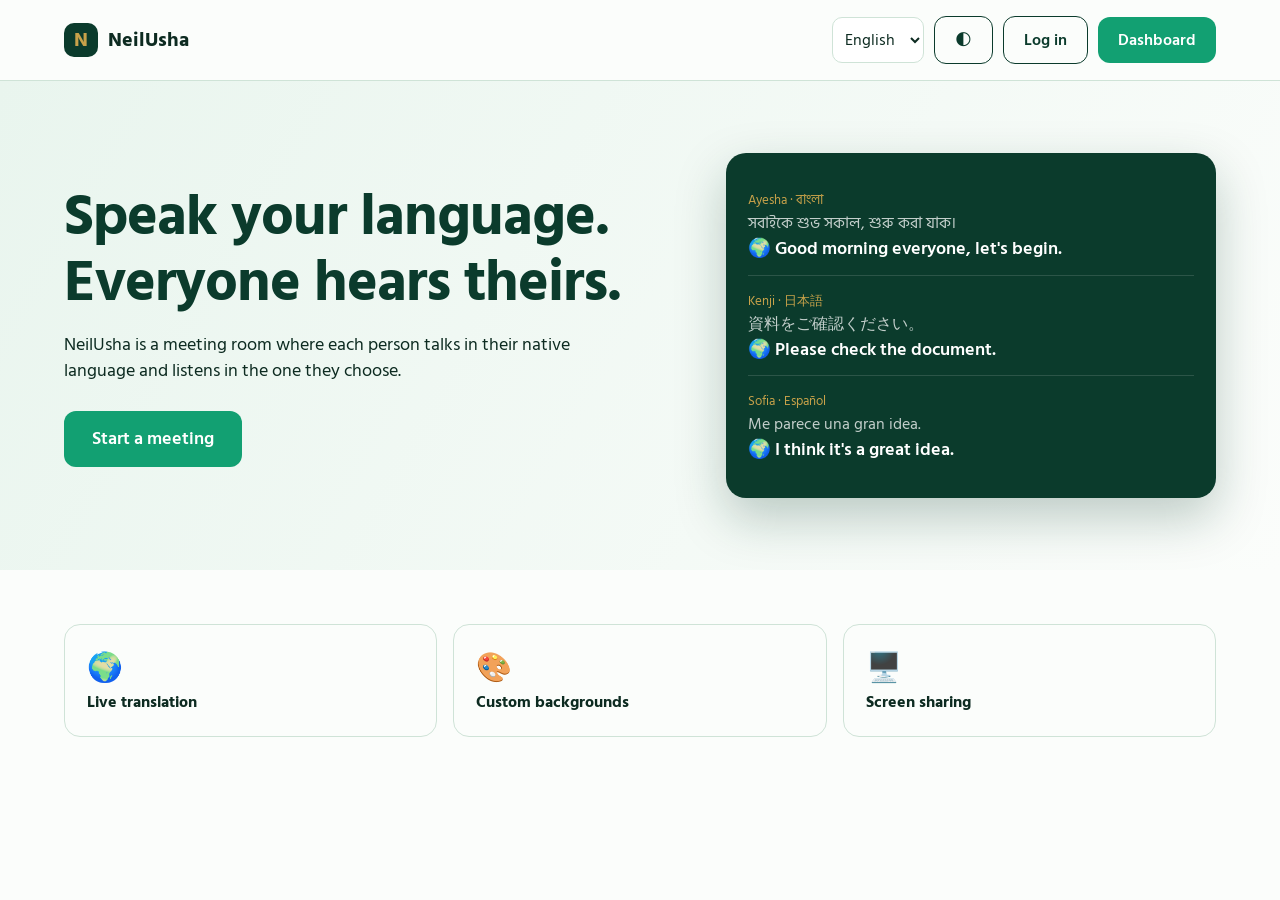
<file: index.html>
<!DOCTYPE html>
<html lang="bn">
<head>
<meta charset="UTF-8">
<meta name="viewport" content="width=device-width, initial-scale=1">
<title>NeilUsha</title>
<link href="https://fonts.googleapis.com/css2?family=Hind+Siliguri:wght@400;500;600;700&display=swap" rel="stylesheet">
<link rel="stylesheet" href="style.css">
</head>
<body data-page="landing">
<header class="nav">
  <a class="brand" href="index.html"><span class="logo">N</span>NeilUsha</a>
  <div class="navr">
    <select data-lang-select aria-label="Language"></select>
    <button class="btn line" id="themeBtn" title="Theme">🌓</button>
    <a class="btn line" href="login.html" data-i18n="login"></a>
    <a class="btn" href="dashboard.html" data-i18n="dash"></a>
  </div>
</header>

<section class="hero">
  <div>
    <h1 data-i18n="tagline"></h1>
    <p data-i18n="sub"></p>
    <a class="btn big" href="dashboard.html" data-i18n="start"></a>
  </div>
  <div class="demo" aria-hidden="true">
    <div class="row"><small>Ayesha · বাংলা</small><div class="o">সবাইকে শুভ সকাল, শুরু করা যাক।</div><div class="t">🌍 Good morning everyone, let's begin.</div></div>
    <div class="row"><small>Kenji · 日本語</small><div class="o">資料をご確認ください。</div><div class="t">🌍 Please check the document.</div></div>
    <div class="row"><small>Sofia · Español</small><div class="o">Me parece una gran idea.</div><div class="t">🌍 I think it's a great idea.</div></div>
  </div>
</section>

<section class="feats">
  <div><span>🌍</span><b data-i18n="f1"></b></div>
  <div><span>🎨</span><b data-i18n="f2"></b></div>
  <div><span>🖥️</span><b data-i18n="f3"></b></div>
</section>

<script src="app.js"></script>
</body>
</html>
</file>
<file: style.css>
:root{--forest:#0b3b2c;--deep:#082a20;--emerald:#12a072;--mint:#e9f5ee;--paper:#fbfdfb;--gold:#c8a24a;--ink:#0d2b21;--line:#cfe3d7;--red:#d64545}
*{box-sizing:border-box}
[hidden]{display:none!important}
html,body{margin:0;min-height:100%}
body{font-family:'Hind Siliguri',system-ui,sans-serif;background:var(--paper);color:var(--ink);line-height:1.5}
a{color:inherit;text-decoration:none}
button,input,select{font:inherit}
input,select{width:100%;padding:11px 12px;border:1.5px solid var(--line);border-radius:10px;background:#fff;color:var(--ink)}
:focus-visible{outline:3px solid var(--emerald);outline-offset:2px}
.btn{display:inline-block;border:0;cursor:pointer;background:var(--emerald);color:#fff;font-weight:600;padding:11px 20px;border-radius:12px;text-align:center}
.btn:hover{background:#0e8a62}
.btn.big{padding:15px 28px;font-size:1.1rem}
.btn.line{background:transparent;color:var(--forest);border:1.5px solid var(--forest)}
.brand{display:flex;align-items:center;gap:10px;font-weight:700;font-size:1.25rem}
.logo{display:grid;place-items:center;width:34px;height:34px;border-radius:10px;background:var(--forest);color:var(--gold);font-weight:700}

/* landing + dashboard */
.nav{display:flex;justify-content:space-between;align-items:center;padding:16px 5vw;background:var(--paper);border-bottom:1px solid var(--line)}
.navr{display:flex;gap:10px;align-items:center}
.navr select{width:auto;padding:8px}
.hero{display:grid;grid-template-columns:1.1fr .9fr;gap:5vw;align-items:center;padding:8vh 5vw;background:linear-gradient(120deg,var(--mint),var(--paper))}
.hero h1{font-size:clamp(2rem,5vw,3.6rem);line-height:1.15;margin:0 0 16px;color:var(--forest);letter-spacing:-1px}
.hero p{max-width:52ch;margin:0 0 26px;font-size:1.1rem}
.demo{background:var(--forest);color:#fff;border-radius:20px;padding:22px;box-shadow:0 20px 50px #0b3b2c40}
.demo .row{padding:12px 0;border-bottom:1px solid #ffffff22}
.demo .row:last-child{border:0}
.demo small{color:var(--gold)}
.demo .o{opacity:.75}
.demo .t{font-size:1.15rem;font-weight:600}
.feats{display:grid;grid-template-columns:repeat(3,1fr);gap:16px;padding:6vh 5vw}
.feats div{padding:22px;border:1.5px solid var(--line);border-radius:16px;font-weight:600}
.feats span{display:block;font-size:1.8rem}
.wrap{max-width:980px;margin:0 auto;padding:5vh 5vw}
.cards{display:grid;grid-template-columns:1fr 1fr;gap:18px}
.card{background:#fff;border:1.5px solid var(--line);border-radius:18px;padding:24px}
.card h2{margin:0 0 14px;color:var(--forest)}
.card input{margin-bottom:12px}
.card .btn{width:100%}
.recent{list-style:none;padding:0;margin:12px 0 0}
.recent li{display:flex;justify-content:space-between;gap:10px;padding:12px 0;border-bottom:1px solid var(--line)}
.recent small{opacity:.65}

/* settings + toasts */
dialog{border:0;border-radius:18px;padding:0;width:min(400px,92vw);box-shadow:0 20px 60px #0006}
.setbox{padding:22px;display:grid;gap:12px}
.setbox h3{margin:0;color:var(--forest)}
.setbox label{display:grid;gap:4px;font-weight:500}
.setbox .row{display:flex;align-items:center;gap:10px}
.setbox .row input{width:auto}
#toasts{position:fixed;top:14px;right:14px;display:grid;gap:8px;z-index:20;max-width:min(340px,90vw)}
.toast{background:var(--forest);color:#fff;padding:11px 16px;border-radius:12px;border-left:4px solid var(--gold);box-shadow:0 8px 24px #0004;animation:in .25s}
@keyframes in{from{transform:translateY(-8px);opacity:0}}

/* meeting room */
.room{height:100dvh;display:grid;grid-template-rows:auto 1fr auto;background:var(--deep);color:#fff;position:relative}
.mbar{display:flex;gap:8px;align-items:center;padding:10px 14px;overflow-x:auto}
.mbar .brand{margin-right:auto;font-size:1.05rem;white-space:nowrap}
.chip{background:#ffffff1a;border:0;color:#fff;padding:6px 12px;border-radius:20px;font-size:.85rem;white-space:nowrap;cursor:pointer}
.stage{overflow:auto;padding:8px 12px;min-height:0}
.grid{display:grid;grid-template-columns:repeat(auto-fit,minmax(240px,1fr));gap:10px;align-content:center;min-height:100%}
.tile{position:relative;aspect-ratio:16/10;border-radius:16px;overflow:hidden;background:#123d30;border:3px solid transparent;transition:border-color .2s}
.tile.speaking{border-color:var(--emerald)}
.tile .bg{position:absolute;inset:0;width:100%;height:100%;object-fit:cover;background-size:cover}
.tile.me .bg{transform:scaleX(-1)}
.tile.me .bg.blur{transform:scaleX(-1) scale(1.1)}
.tile .bg.blur{filter:blur(10px);transform:scale(1.1)}
.tile.camoff .bg{filter:brightness(.35)}
.avatar{position:absolute;left:50%;top:48%;transform:translate(-50%,-50%);width:26%;aspect-ratio:1;border-radius:50%;background:var(--forest);border:3px solid var(--gold);display:grid;place-items:center;font-size:2rem;font-weight:700;color:#fff}
.tag,.lchip{position:absolute;bottom:8px;background:#000000a6;padding:3px 10px;border-radius:8px;font-size:.82rem}
.tag{left:8px}
.lchip{right:8px;color:var(--gold)}
.stage.sharing{display:grid;grid-template-columns:1fr 210px;gap:12px}
.sharing .grid{grid-template-columns:1fr;align-content:start}
#share{background:#f5faf7;color:var(--ink);border-radius:14px;overflow:hidden;min-height:260px}
#share .wb{background:var(--forest);color:#fff;padding:8px 14px;font-size:.85rem}
#share .body{padding:24px}
#share .ln{height:12px;border-radius:6px;background:var(--line);margin:12px 0}
.caption{position:absolute;left:50%;bottom:86px;transform:translateX(-50%);width:min(680px,92%);background:#000000c4;padding:10px 16px;border-radius:14px;text-align:center;pointer-events:none;z-index:3}
.caption small{color:var(--gold)}
.caption .o{opacity:.7;font-size:.9rem}
.caption .tr{font-size:1.15rem;font-weight:600}
.controls{display:flex;gap:10px;justify-content:center;padding:12px;background:#0006;overflow-x:auto}
.cb{position:relative;flex:none;width:48px;height:48px;border-radius:50%;border:0;background:#ffffff22;color:#fff;font-size:1.25rem;cursor:pointer}
.cb.off{background:var(--red)}
.cb.on{background:var(--emerald)}
.cb.leave{background:var(--red);width:64px;border-radius:24px}
.cb i{position:absolute;top:-2px;right:-2px;background:var(--gold);color:var(--deep);font-style:normal;font-size:.7rem;font-weight:700;border-radius:10px;padding:0 6px}
.panel{position:absolute;right:12px;top:58px;bottom:84px;width:340px;background:#fff;color:var(--ink);border-radius:16px;display:flex;flex-direction:column;z-index:4;box-shadow:0 10px 40px #0007}
.tabs{display:flex;border-bottom:1px solid var(--line)}
.tabs button{flex:1;border:0;background:none;padding:12px 4px;cursor:pointer;font-weight:600}
.tabs .on{color:var(--emerald);box-shadow:inset 0 -3px var(--emerald)}
.pbody{flex:1;overflow:auto;padding:12px;min-height:0}
#tab-chat{display:flex;flex-direction:column}
#msgs{flex:1;overflow:auto;display:grid;gap:8px;align-content:start}
.msg{background:var(--mint);padding:8px 12px;border-radius:12px;max-width:88%}
.msg.me{background:var(--emerald);color:#fff;justify-self:end}
.msg b{font-size:.8rem}
.msg p{margin:0}
.msg small{opacity:.7}
#chatForm{display:flex;gap:8px;margin-top:10px}
#chatForm .btn{padding:8px 14px}
.scenes{display:grid;grid-template-columns:repeat(3,1fr);gap:8px}
.scenes button{aspect-ratio:1;border-radius:12px;border:3px solid transparent;cursor:pointer;font-size:.8rem;color:#fff;text-shadow:0 1px 3px #000}
.scenes .on{border-color:var(--emerald)}
.plist div{padding:10px 0;border-bottom:1px solid var(--line)}
.up{display:block;margin-top:12px;text-align:center;cursor:pointer;padding:10px;border:1.5px dashed var(--emerald);border-radius:12px;color:var(--emerald);font-weight:600}
.demo-note{font-size:.75rem;opacity:.7;text-align:center;padding:0 0 4px}

@media(max-width:720px){
 .hero,.cards,.feats{grid-template-columns:1fr}
 .stage.sharing{grid-template-columns:1fr}
 .sharing .grid{grid-template-columns:repeat(2,1fr)}
 .grid{grid-template-columns:repeat(2,1fr)}
 .panel{left:8px;right:8px;width:auto;top:auto;height:62vh;bottom:78px}
 .caption{bottom:82px}
 .avatar{font-size:1.3rem}
}
@media(prefers-reduced-motion:reduce){*{animation:none!important;transition:none!important}}

/* waiting room + host controls */
.waitwrap{position:fixed;inset:0;background:var(--deep);color:#fff;display:grid;place-items:center;z-index:50;text-align:center;padding:20px}
.waitbox{max-width:340px}
.spin{width:46px;height:46px;border-radius:50%;border:4px solid #ffffff33;border-top-color:var(--emerald);margin:0 auto 18px;animation:nuspin 1s linear infinite}
@keyframes nuspin{to{transform:rotate(360deg)}}
.waitbox h2{margin:0 0 8px;font-size:1.3rem}
.waitbox p{opacity:.8;margin:0 0 18px}
.waitbox .btn.line{color:#fff;border-color:#fff}
#waitReqs:not(:empty){margin-bottom:10px;padding-bottom:10px;border-bottom:1.5px solid var(--line)}
.wreq{display:flex;align-items:center;justify-content:space-between;gap:8px;padding:6px 0}
.wreq .acts{display:flex;gap:6px}
.wreq .acts button{padding:5px 10px;font-size:.8rem;border-radius:8px}
.plist .row2{display:flex;align-items:center;justify-content:space-between}
.plist .kickbtn{background:none;border:0;color:var(--red);cursor:pointer;font-size:.78rem;padding:2px 6px}

/* V2.1: login, lobby, hand + reactions, 404, dark theme */
.center{min-height:calc(100vh - 70px);display:grid;place-items:center;padding:24px}
.box{width:min(420px,100%)}
.box label{display:block;margin:0 0 10px;font-weight:500}
.box label input{margin-top:4px}
.note{font-size:.85rem;opacity:.7;margin:10px 0 0}
.linkbtn{background:none;border:0;color:var(--emerald);font-weight:600;cursor:pointer;margin-top:12px;width:100%}
.nf{text-align:center}
.nf h1{font-size:4rem;margin:0;color:var(--forest)}
.lobby{display:grid;grid-template-columns:1.3fr 1fr;gap:24px;max-width:940px;margin:0 auto;padding:5vh 5vw;align-items:center}
.pv{position:relative;aspect-ratio:4/3;background:var(--forest);border-radius:18px;overflow:hidden}
.pv video{width:100%;height:100%;object-fit:cover;transform:scaleX(-1)}
.pv .lav{position:absolute;inset:0;display:grid;place-items:center;font-size:4rem;color:#fff;font-weight:700}
.pv .ctl{position:absolute;bottom:12px;left:50%;transform:translateX(-50%);display:flex;gap:10px}
.hand{position:absolute;top:8px;right:8px;background:var(--gold);border-radius:10px;padding:2px 8px;font-size:1.1rem}
.reacts{display:flex;gap:6px;justify-content:center;padding-bottom:6px}
.reacts button{background:#ffffff22;border:0;border-radius:50%;width:42px;height:42px;font-size:1.3rem;cursor:pointer}
.flyzone{position:absolute;inset:0;pointer-events:none;overflow:hidden;z-index:5}
.fly{position:absolute;bottom:90px;font-size:2.2rem;animation:rise 2.2s ease-out forwards}
@keyframes rise{to{transform:translateY(-55vh);opacity:0}}
body[data-page]:not([data-page=meeting]){transition:background .2s}
html[data-theme=dark] body:not([data-page=meeting]){--paper:#0e1a15;--ink:#e6f2ec;--mint:#12251d;--line:#24443a;--forest:#12805c}
html[data-theme=dark] body:not([data-page=meeting]) :is(.card,input,select,dialog){background:#13261e;color:var(--ink)}
html[data-theme=dark] body:not([data-page=meeting]) .btn.line{color:var(--ink);border-color:var(--ink)}
@media(max-width:720px){.lobby{grid-template-columns:1fr}}

/* RTL (Arabic) */
html[dir=rtl] .nav,html[dir=rtl] .hero,html[dir=rtl] .row{direction:rtl}
html[dir=rtl] .tag{left:auto;right:8px}
html[dir=rtl] .lchip{right:auto;left:8px}
html[dir=rtl] .msg.me{justify-self:start}
</file>
